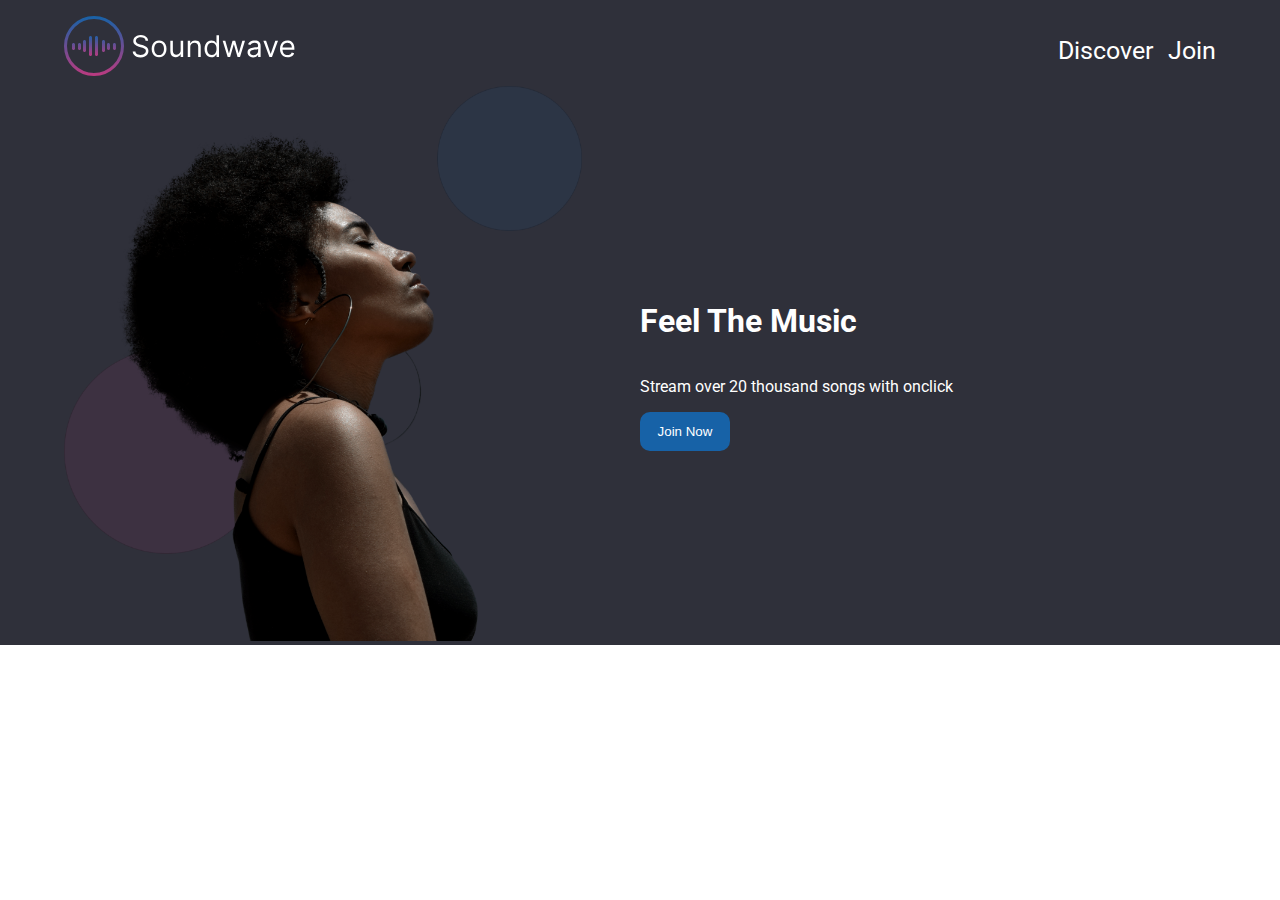
<file: index.html>
<!DOCTYPE html>
<html lang="en">
<head>
    <meta charset="UTF-8">
    <meta name="viewport" content="width=device-width, initial-scale=1.0">
    <title>Soundwave</title>
    <link rel="stylesheet" href="assets/css/style.css">
    <link href='https://unpkg.com/boxicons@2.1.4/css/boxicons.min.css' rel='stylesheet'>
</head>
<body>
     <header>
            <nav>
                <a href="/" class="logo">
                    <img src="assets/images/Logo-soundwave.svg" alt="logo">
                </a>
                <ul>
                    <li><a href="feature.html">Discover</a></li>
                    <li><a href="Sign-Up.html">Join</a></li>
                </ul>
                
            </nav>
        </header>
    <main>
        <div class="container">
            <div class="left">
                <img src="assets/images/image-left.png" alt="image left">
            </div>
            <div class="right">
                <h1>Feel The Music</h1>
                <p>Stream over 20 thousand songs with onclick</p>
                <button class="join-now">Join Now</button>
            </div>
        </div>
    </main> 
  
</body>
</html>
</file>
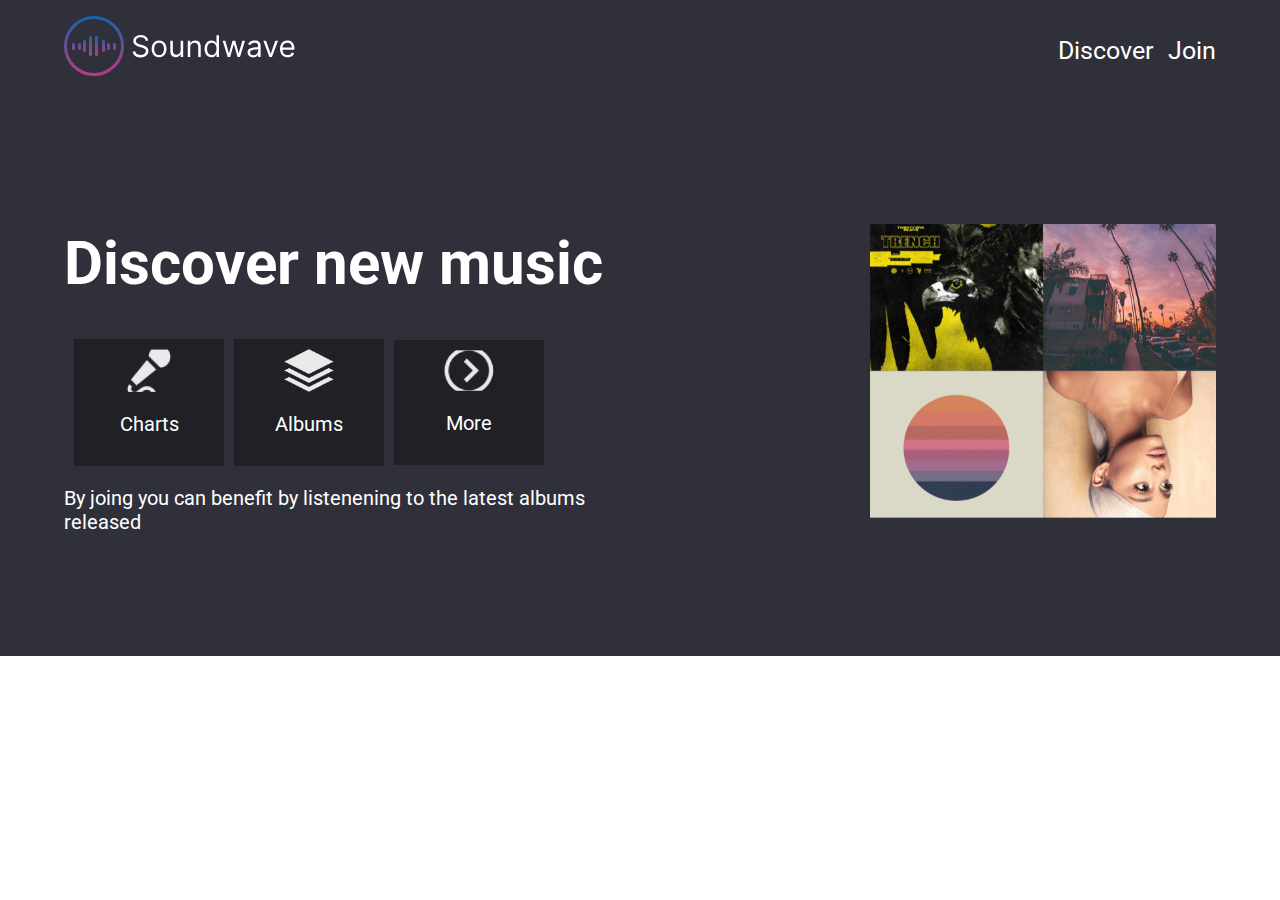
<file: feature.html>
<!DOCTYPE html>
<html lang="en">
<head>
    <meta charset="UTF-8">
    <meta name="viewport" content="width=device-width, initial-scale=1.0">
    <title>Soundwave Feature</title>
    <link rel="stylesheet" href="assets/css/feture.Css">
</head>
<body>
    <header>
        <nav>
            <a href="/" class="logo">
                <img src="assets/images/Logo-soundwave.svg" alt="logo">
            </a>
            <ul>
                <li><a href="feature.html">Discover</a></li>
                <li><a href="Sign-Up.html">Join</a></li>
            </ul>
        </nav>
    </header>

    <main>
        <div class="container">
            <div class="left">
                <h1>Discover new music</h1>
                <div class="icons">
                    <div class="icon">
                        <img src="assets/images/charts.png" alt="charts icon">
                        <p>Charts</p>
                    </div>
                    <div class="icon">
                        <img src="assets/images/Albums.png" alt="albums icon">
                        <p>Albums</p>
                    </div>
                    <div class="icon">
                        <img src="assets/images/more.png" alt="more icon">
                        <p>More</p>
                    </div>
                </div>
                <p>By joing you can benefit by listenening to the latest albums released</p>
            </div>
            <div class="right">
                <img src="assets/images/covers.png" alt="covers image">
            </div>
        </div>
    </main>
</body>
</html>
</file>
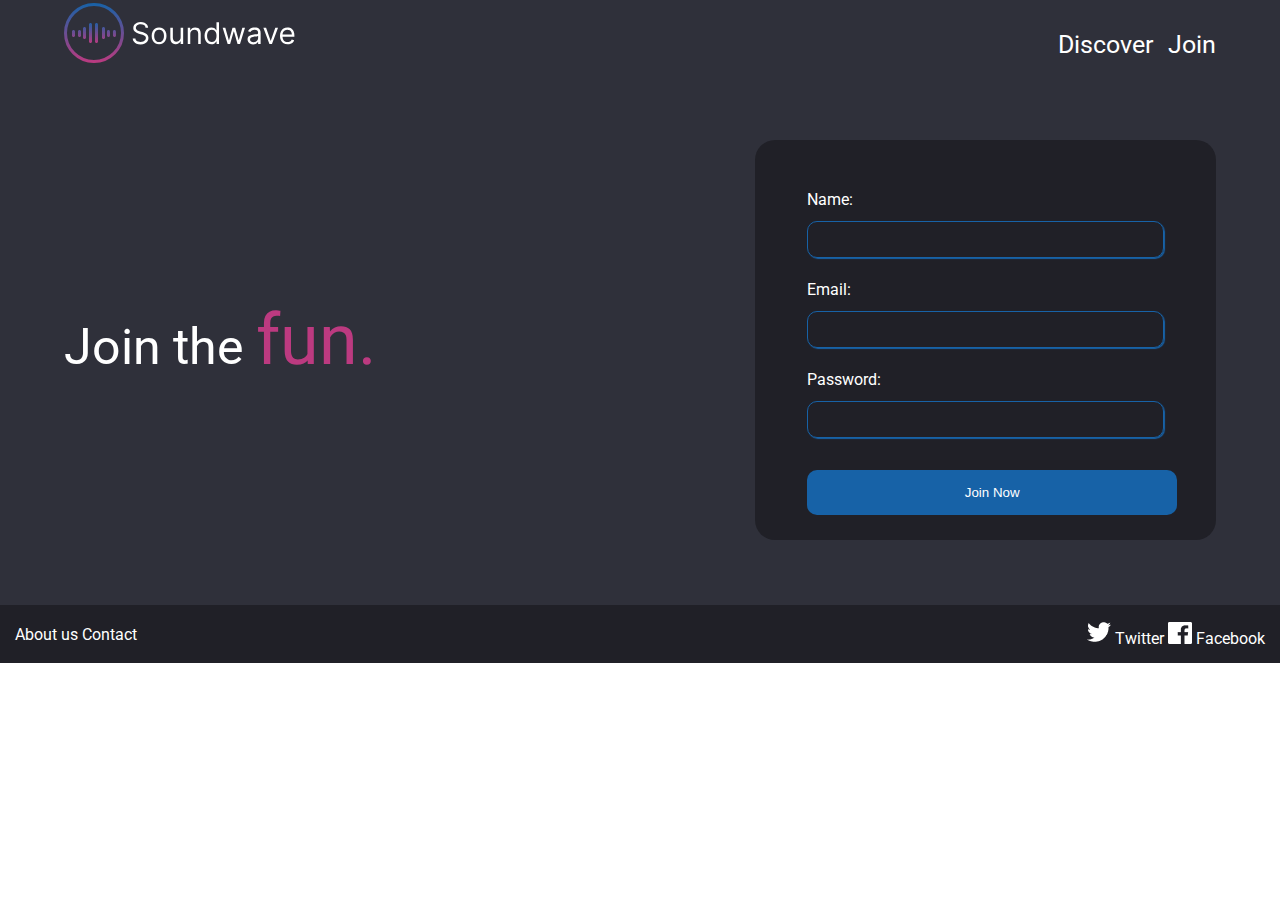
<file: Sign-Up.html>
<!DOCTYPE html>
<html lang="en">
<head>
    <meta charset="UTF-8">
    <meta name="viewport" content="width=device-width, initial-scale=1.0">
    <title>Soundwave Sign-Up</title>
    <link rel="stylesheet" href="assets/css/sign-up.css">
</head>
<body>
    <header>
        <nav>
            <a href="/" class="logo">
                <img src="assets/images/Logo-soundwave.svg" alt="logo">
            </a>
            <ul>
                <li><a href="feature.html">Discover</a></li>
                <li><a href="Sign-Up.html">Join</a></li>
            </ul>
        </nav>
    </header>
    <main>
        <div class="container">
            <div class="left">
                <P>Join the <SPan>fun.</SPan></P>
            </div>
            <div class="right">
                <form action="#" class="form">
                    <div class="form-sign-up">
                        <label for="name">Name:</label>
                        <input type="text" name="username" id="name">
                    </div>
                    <div class="form-sign-up">
                        <label for="email">Email:</label>
                        <input type="email" name="useremail" id="email">
                    </div>
                    <div class="form-sign-up">
                        <label for="password">Password:</label>
                        <input type="password" name="userpassword" id="password">
                    </div>
                    <button class="button">Join Now</button>
                </form>
            </div>
        </div>
    </main>
    <footer>
        <div class="footer-container">
            <div>
                About us
                Contact
            </div>
            <div>
                <img src="assets/images/twitter.png" alt="">
                Twitter
                <img src="assets/images/facebook.png" alt="">
                Facebook
            </div>
        </div>
       
    </footer>
</body>
</html>
</file>
<file: assets/css/style.css>
@import url('https://fonts.googleapis.com/css2?family=Roboto:ital,wght@0,100;0,300;0,400;0,500;0,700;0,900;1,100;1,300;1,400;1,500;1,700;1,900&display=swap');

*{
    box-sizing: border-box;
}
body {
    margin: 0;
    padding: 0;
    font-family: 'Roboto', sans-serif;
}

header, main {
    background-color: #2f303a;
    

}

nav {
    background-color: #2f303a;
    width: 90%;
    margin:0 auto;
    display: flex;
    align-items: center;
    text-align: center;
    justify-content: space-between;
   
}
nav ul {
    margin-top: 30px;
    display: flex;
    align-items: center;
    justify-content: center;
}
nav ul li {
    list-style: none;
   
}
nav ul li a {
    text-decoration: none;
    margin-left: 15px;
    font-size: 25px;
    color: #FFF;

}
a img {
    margin-top: 16px;
   
}


.container {
    display: flex;
    width: 90%;
    margin: 0 auto;

}
.left, .right {
    width: 50%;
}
.left img {
    width: 90%;
    
}
.right {
  color: white;
  display: flex;
  flex-direction: column;
  justify-content: center;
    
}
.right .join-now {
    border-radius: 10px;
    border: none;
    padding: 12px;
    width: 90px;
    background-color: #1762A7;
    color: #FFF;
}

@media (max-width: 768px) {
    nav {
        flex-direction: column;
    }

    nav ul {
        flex-direction: column;
        margin-top: 10px;
    }

    nav ul li a {
        margin-left: 0;
        margin-top: 10px;
        font-size: 20px;
    }

    .container {
        flex-direction: column;
        width: 100%;
    }

    .left, .right {
        width: 100%;
        text-align: center;
    }

    .left img {
        width: 100%;
    }

    .right .join-now {
        width: 90px;
    }
}

@media (max-width: 480px) {
    nav {
        width: 100%;
    }

    nav ul {
        margin-top: 5px;
    }

    nav ul li a {
        font-size: 18px;
    }

    .container {
        width: 100%;
        flex-direction: column;
    }

    .left img {
        width: 100%;
    }

    .right .join-now {
        width: 100%;
        padding: 15px;
    }
    nav ul{
        display: none;
    }

    
    
}
</file>
<file: assets/css/feture.Css>
@import url('https://fonts.googleapis.com/css2?family=Roboto:ital,wght@0,100;0,300;0,400;0,500;0,700;0,900;1,100;1,300;1,400;1,500;1,700;1,900&display=swap');

* {
    box-sizing: border-box;
}

body {
    margin: 0;
    padding: 0;
    font-family: 'Roboto', sans-serif;
}


header, main {
    background-color: #2f303a;
}

nav {
    background-color: #2f303a;
    width: 90%;
    margin: auto;
    display: flex;
    align-items: center;
    text-align: center;
    justify-content: space-between;

}

nav ul {
    margin-top: 30px;
    display: flex;
    align-items: center;
    justify-content: center;
}

nav ul li {
    list-style: none;

}

nav ul li a {
    text-decoration: none;
    margin-left: 15px;
    font-size: 25px;
    color: #FFF;

}
a img {
    margin-top: 16px;

}

.container {
    width: 90%;
    margin: 0 auto;
    height: 570px;
    display: flex;
    color: #FFF;
    background-color:#2f303a;
}
.left, .right {
    width: 50%;
}
.right img {
    width: 60%;
    display: flex;
    align-items: center;
    justify-content: flex-end;
}
.left {
    display: flex;
        flex-direction: column;
        justify-content: center;
}
.left h1 {
    font-size: 60px;
}
.left P {
    font-size: 20px;
}
.icons {
    display: flex;
    align-items: center;
}
.icon {
    background-color: #202027;
    display: flex;
    align-items: center;
    flex-direction: column;
    padding: 10px;
    text-align: center;
    margin-left: 10px;
    width: 150px;
}
.icon img {
    width: 50px;
}
.right {
    display: flex;
    align-items: center;
    justify-content: flex-end;
}

@media (max-width: 768px) {
    nav {
        flex-direction: column;
    }

    nav ul {
        flex-direction: column;
        margin-top: 10px;
    }

    nav ul li a {
        margin-left: 0;
        margin-top: 10px;
        font-size: 10px;
    }
        a img {
            width: 50%;
            margin-right: 21px;
    
        }

    .container {
        flex-direction: column;
        height: auto;
    }

    .left, .right {
        width: 100%;
        text-align: center;
    }

    .left h1 {
        font-size: 30px;
    }

    .left p {
        font-size: 18px;
    }

    .right img {
        width: 80%;
        margin: auto;
    }
}

@media (max-width: 480px) {
    nav {
        width: 100%;
    }

    nav ul {
        margin-top: 5px;
    }

    nav ul li a {
        font-size: 18px;
    }

    .container {
        width: 70%;
    }

    .left h1 {
        font-size: 20px;
    }

    .left p {
        font-size: 12px;
    }

    .right img {
        width: 90%;
    }

    .icon {
        width: 100px;
    }

    .icon p {
        font-size: 14px;
    }
}
</file>
<file: assets/css/sign-up.css>
@import url('https://fonts.googleapis.com/css2?family=Roboto:ital,wght@0,100;0,300;0,400;0,500;0,700;0,900;1,100;1,300;1,400;1,500;1,700;1,900&display=swap');

* {
    box-sizing: border-box;
}

body {
    margin: 0;
    padding: 0;
    font-family: 'Roboto', sans-serif;
}


header, main {
    background-color: #2f303a;
}

nav {
    background-color: #2f303a;
    width: 90%;
    margin: auto;
    display: flex;
    align-items: center;
    text-align: center;
    justify-content: space-between;

}

nav ul {
    margin-top: 30px;
    display: flex;
    align-items: center;
    justify-content: center;
}

nav ul li {
    list-style: none;

}

nav ul li a {
    text-decoration: none;
    margin-left: 15px;
    font-size: 25px;
    color: #FFF;

}

.container {
    display: flex;
    width: 90%;
    height: 530px;
    margin: 0 auto;
}
.left, .right {
    width: 50%;
}
.left {
    display: flex;
    align-items: center;

}
.left p {
    font-size: 50px;
    color: #FFF;
}
.left span {
    font-size: 70px;
    color: #BC3A80;
} 

.right {
    display: flex;
    align-items: center;
     justify-content: flex-end;
    
}
form {
    display: flex;
    flex-direction: column;
    background-color: #202027;
    color: #FFF;
    width: 80%;
    height: 400px;
    border-radius: 20px;
    padding: 40px;
}
.form-sign-up {
    display: flex;
    flex-direction: column;
}
.form-sign-up input {
    border: 1px solid #1762A7;
    box-shadow: 1px 1px 1px #1762A7;
    background: transparent;
    border-radius: 10px;
    padding: 10px;
    margin: 12px;
}
.form-sign-up label {
     margin-left: 12px;
     margin-top: 10px;
     
}
.button {
    padding: 15px;
    border-radius: 10px;
    color: #FFF;
    background-color: #1762A7;
    border: none;
    margin-top: 20px;
    margin-left: 12px;
    width: 370px;
}
footer {
    background-color: #202027;
    
}
.footer-container {
    display: flex;
    align-items: center;
    text-align: center;
    justify-content: space-between;
    padding: 15px;
    color: #FFF;
}

@media (max-width: 768px) {
    nav {
        /* flex-direction: column; */
    }

    nav ul {
        flex-direction: column;
        margin-top: 10px;
    }

    nav ul li a {
        margin-left: 0;
        margin-top: 10px;
        font-size: 20px;
    }

    .container {
        flex-direction: column;
        height: auto;
    }

    .left, .right {
        width: 100%;
        text-align: center;
    }

    .left p {
        font-size: 40px;
    }

    .left span {
        font-size: 50px;
    }

    .right {
        justify-content: center;
    }

    .right form {
        width: 90%;
        padding: 20px;
    }
    .button {
        width: 180px;
    }

        @media (max-width: 480px) {
            nav {
                width: 100%;
            }
    
            nav ul {
                margin-top: 5px;
            }
    
            nav ul li a {
                font-size: 12px;
            }
    
            .container {
                width: 100%;
                flex-direction: column;
            }
    
            .left p {
                font-size: 20px;
                text-align: center;
            }
    
            .left span {
                font-size: 30px;
            }
    
            .right form {
                width: 70%;
                padding: 10px;
            }
    
            .button {
                width: 93%;
                /* margin: 10px 0; */
            }
        }
}
</file>
